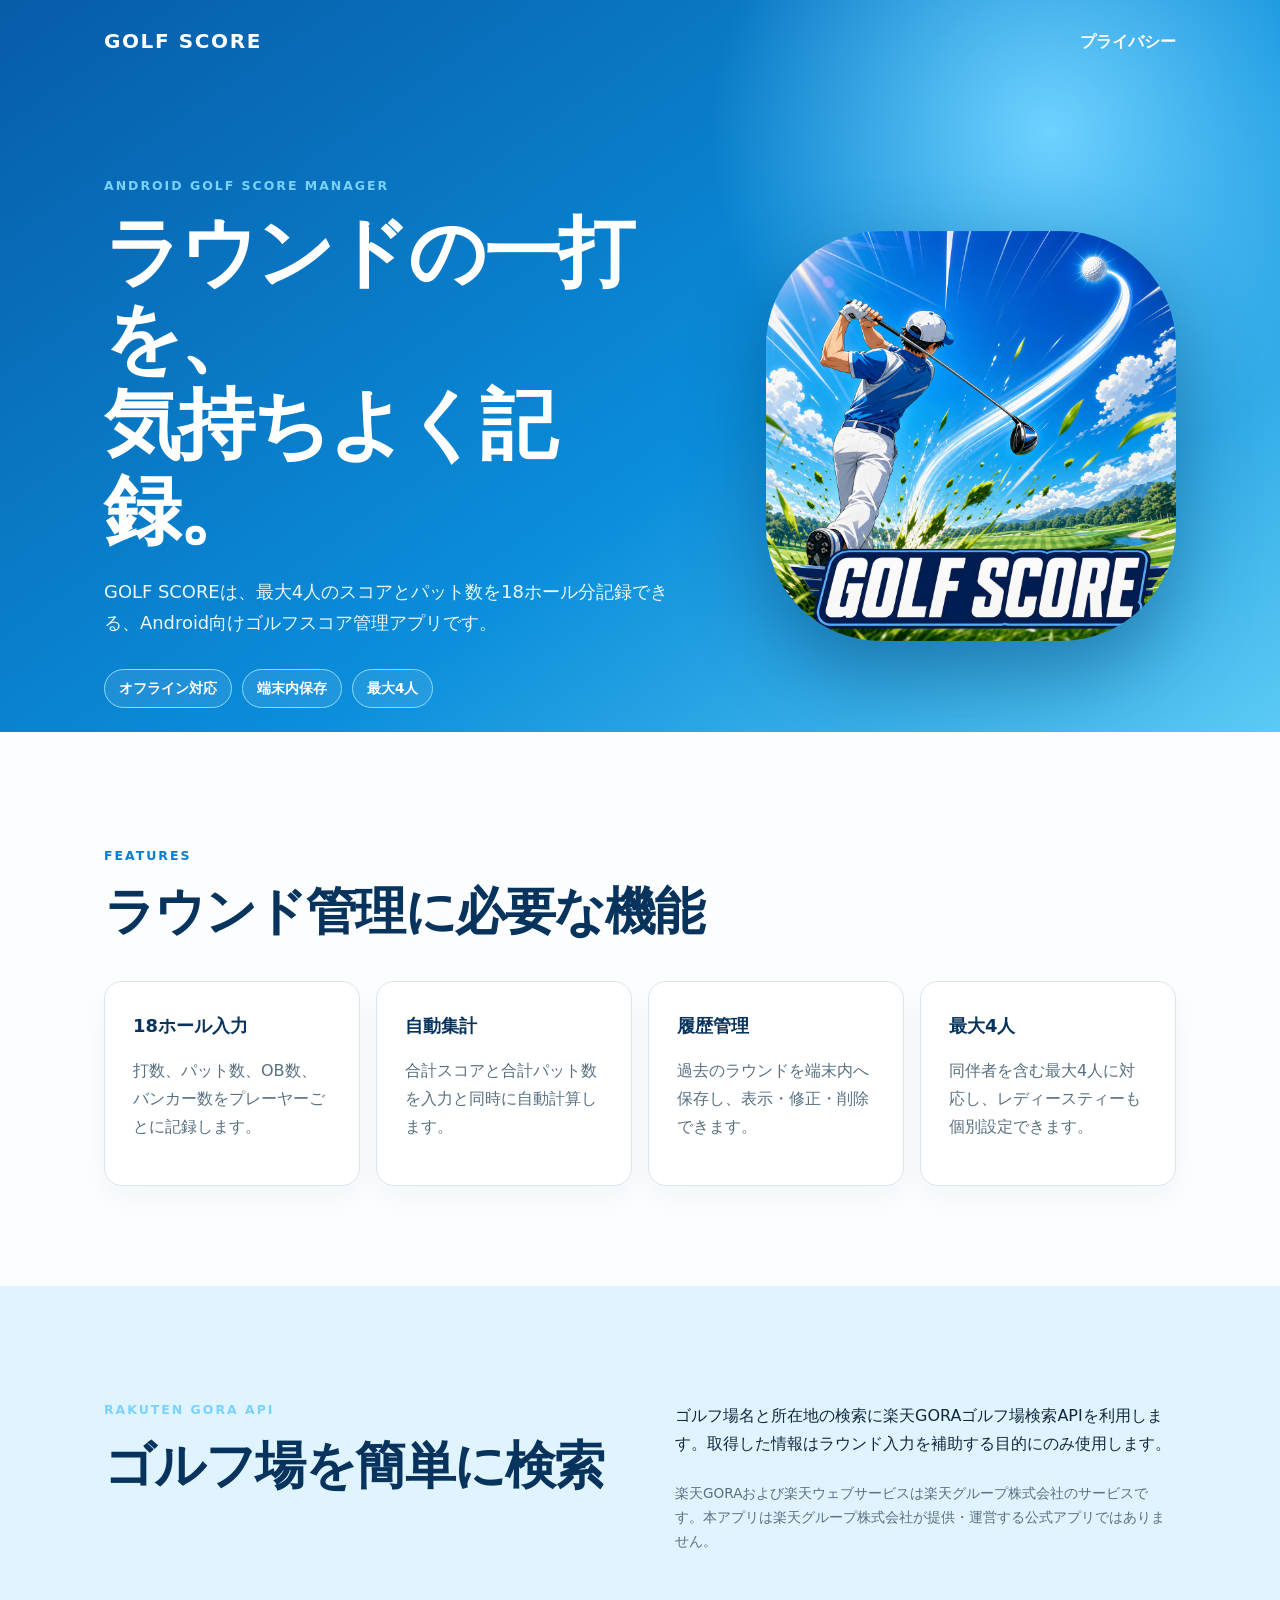
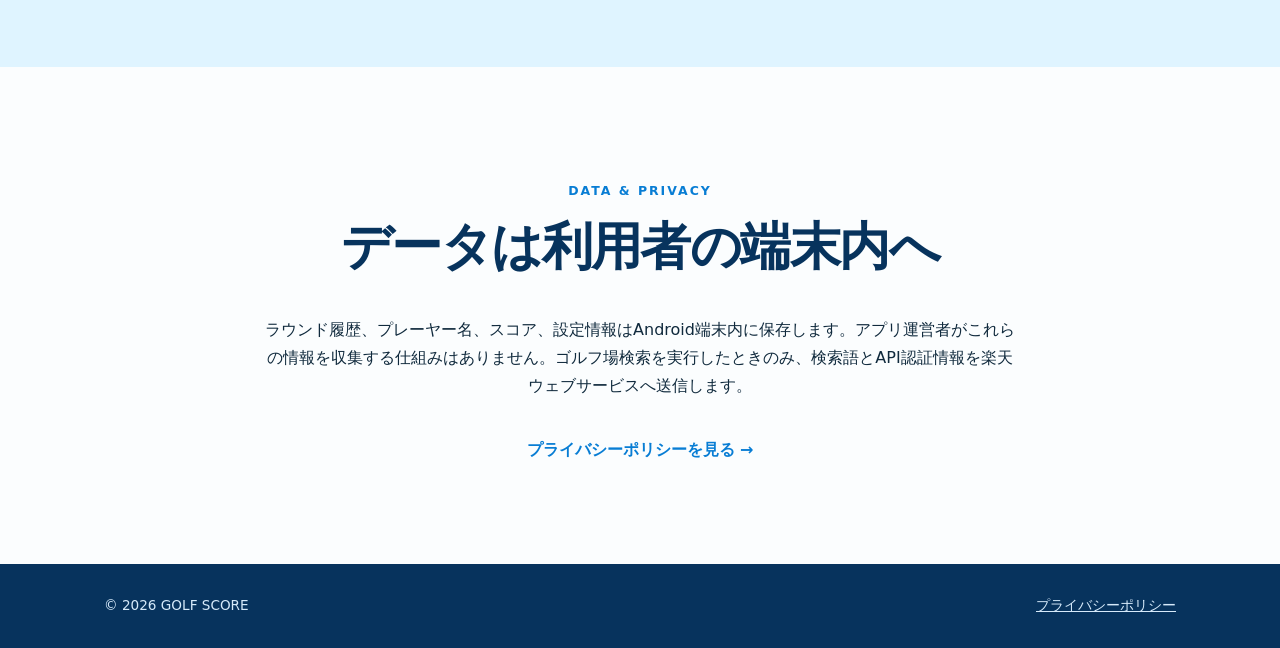
<file: index.html>
<!doctype html>
<html lang="ja">
<head>
  <meta charset="utf-8">
  <meta name="viewport" content="width=device-width, initial-scale=1">
  <meta name="description" content="Android向けゴルフスコア管理アプリ GOLF SCORE の公式紹介ページです。">
  <title>GOLF SCORE | ゴルフスコア管理アプリ</title>
  <link rel="stylesheet" href="styles.css">
</head>
<body>
  <header class="hero">
    <nav class="nav" aria-label="メインナビゲーション">
      <a class="brand" href="index.html">GOLF SCORE</a>
      <a href="privacy.html">プライバシー</a>
    </nav>
    <div class="hero-content">
      <div class="copy">
        <p class="eyebrow">Android Golf Score Manager</p>
        <h1>ラウンドの一打を、<br>気持ちよく記録。</h1>
        <p class="lead">GOLF SCOREは、最大4人のスコアとパット数を18ホール分記録できる、Android向けゴルフスコア管理アプリです。</p>
        <div class="badges" aria-label="アプリの特徴">
          <span>オフライン対応</span><span>端末内保存</span><span>最大4人</span>
        </div>
      </div>
      <img class="app-icon" src="assets/golf-score-icon.png" alt="青空へドライバーショットを放つGOLF SCOREのアプリアイコン">
    </div>
  </header>

  <main>
    <section class="section" aria-labelledby="features-title">
      <p class="eyebrow">Features</p>
      <h2 id="features-title">ラウンド管理に必要な機能</h2>
      <div class="feature-grid">
        <article><strong>18ホール入力</strong><p>打数、パット数、OB数、バンカー数をプレーヤーごとに記録します。</p></article>
        <article><strong>自動集計</strong><p>合計スコアと合計パット数を入力と同時に自動計算します。</p></article>
        <article><strong>履歴管理</strong><p>過去のラウンドを端末内へ保存し、表示・修正・削除できます。</p></article>
        <article><strong>最大4人</strong><p>同伴者を含む最大4人に対応し、レディースティーも個別設定できます。</p></article>
      </div>
    </section>

    <section class="section api" aria-labelledby="api-title">
      <div>
        <p class="eyebrow">Rakuten GORA API</p>
        <h2 id="api-title">ゴルフ場を簡単に検索</h2>
      </div>
      <div>
        <p>ゴルフ場名と所在地の検索に楽天GORAゴルフ場検索APIを利用します。取得した情報はラウンド入力を補助する目的にのみ使用します。</p>
        <p class="note">楽天GORAおよび楽天ウェブサービスは楽天グループ株式会社のサービスです。本アプリは楽天グループ株式会社が提供・運営する公式アプリではありません。</p>
      </div>
    </section>

    <section class="section data" aria-labelledby="data-title">
      <p class="eyebrow">Data & Privacy</p>
      <h2 id="data-title">データは利用者の端末内へ</h2>
      <p>ラウンド履歴、プレーヤー名、スコア、設定情報はAndroid端末内に保存します。アプリ運営者がこれらの情報を収集する仕組みはありません。ゴルフ場検索を実行したときのみ、検索語とAPI認証情報を楽天ウェブサービスへ送信します。</p>
      <a class="text-link" href="privacy.html">プライバシーポリシーを見る →</a>
    </section>
  </main>

  <footer>
    <span>© 2026 GOLF SCORE</span>
    <a href="privacy.html">プライバシーポリシー</a>
  </footer>
</body>
</html>
</file>
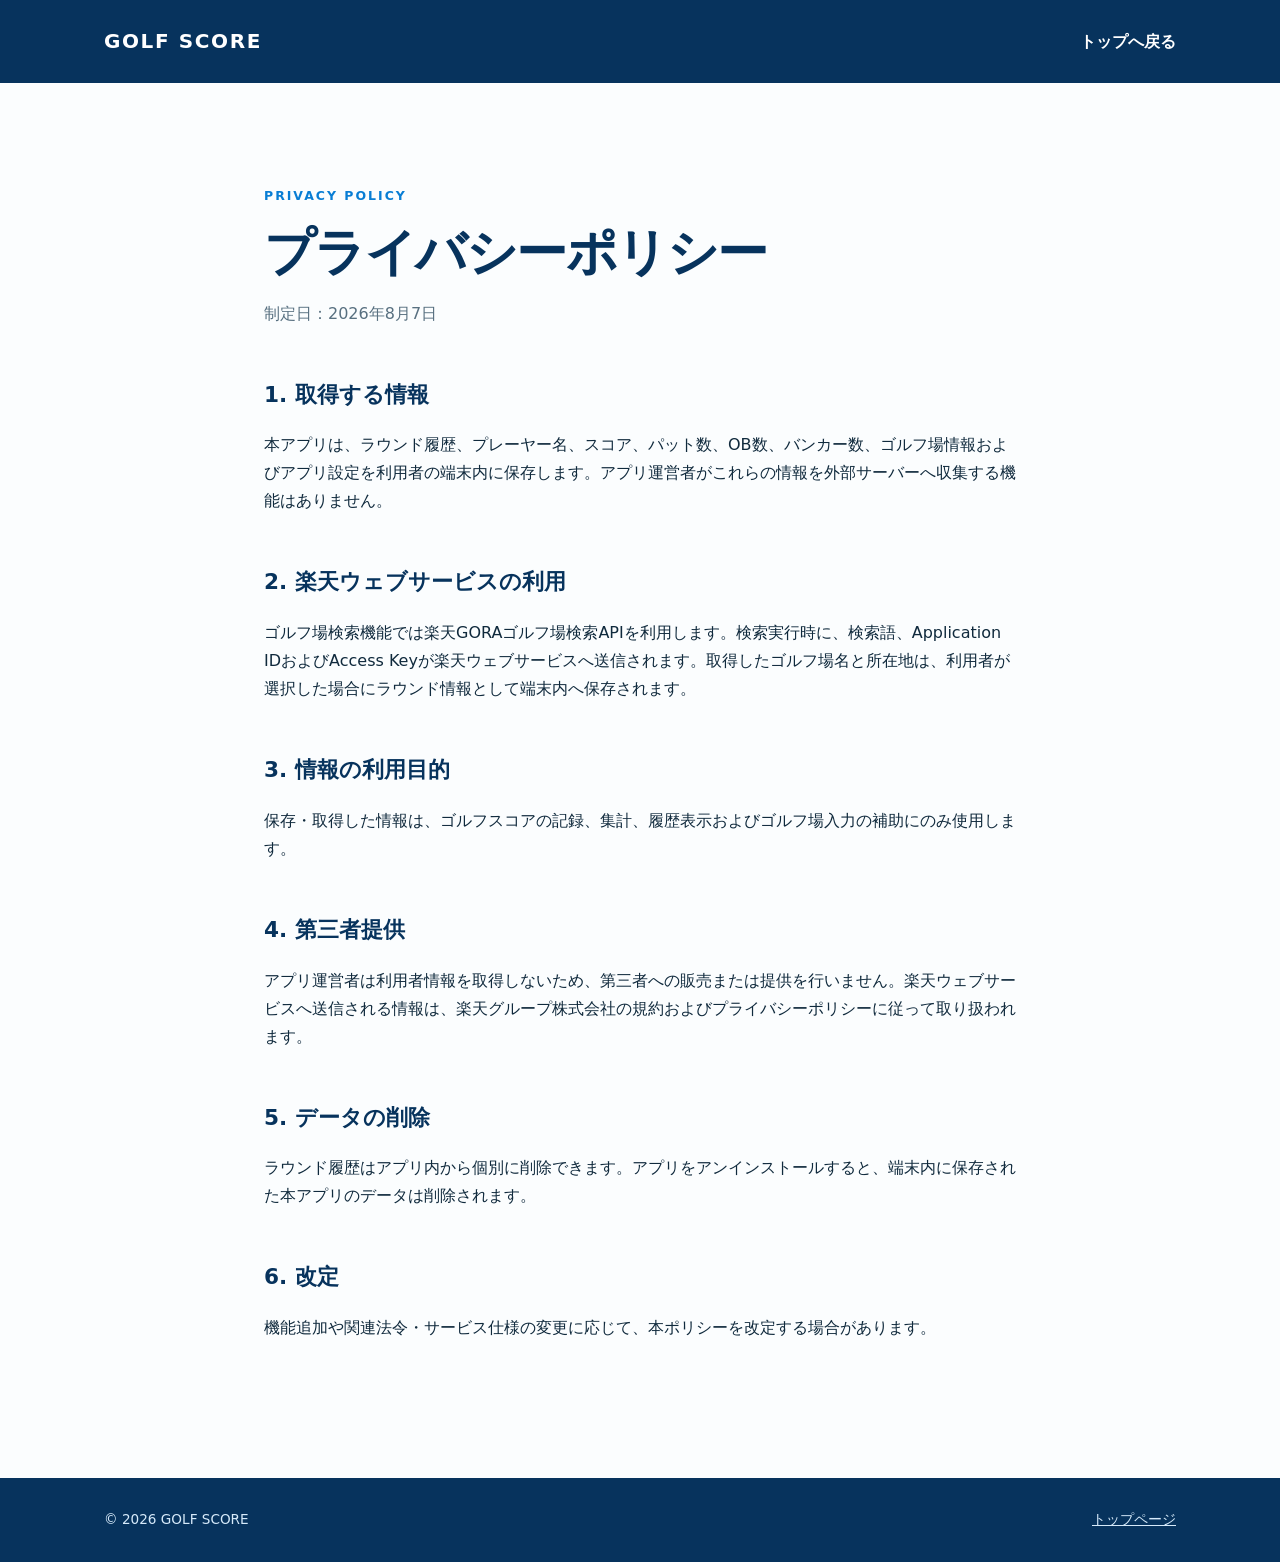
<file: privacy.html>
<!doctype html>
<html lang="ja">
<head>
  <meta charset="utf-8">
  <meta name="viewport" content="width=device-width, initial-scale=1">
  <meta name="description" content="GOLF SCOREのプライバシーポリシー">
  <title>プライバシーポリシー | GOLF SCORE</title>
  <link rel="stylesheet" href="styles.css">
</head>
<body>
  <header class="sub-header">
    <nav class="nav" aria-label="メインナビゲーション">
      <a class="brand" href="index.html">GOLF SCORE</a>
      <a href="index.html">トップへ戻る</a>
    </nav>
  </header>
  <main class="policy">
    <p class="eyebrow">Privacy Policy</p>
    <h1>プライバシーポリシー</h1>
    <p class="updated">制定日：2026年8月7日</p>

    <h2>1. 取得する情報</h2>
    <p>本アプリは、ラウンド履歴、プレーヤー名、スコア、パット数、OB数、バンカー数、ゴルフ場情報およびアプリ設定を利用者の端末内に保存します。アプリ運営者がこれらの情報を外部サーバーへ収集する機能はありません。</p>

    <h2>2. 楽天ウェブサービスの利用</h2>
    <p>ゴルフ場検索機能では楽天GORAゴルフ場検索APIを利用します。検索実行時に、検索語、Application IDおよびAccess Keyが楽天ウェブサービスへ送信されます。取得したゴルフ場名と所在地は、利用者が選択した場合にラウンド情報として端末内へ保存されます。</p>

    <h2>3. 情報の利用目的</h2>
    <p>保存・取得した情報は、ゴルフスコアの記録、集計、履歴表示およびゴルフ場入力の補助にのみ使用します。</p>

    <h2>4. 第三者提供</h2>
    <p>アプリ運営者は利用者情報を取得しないため、第三者への販売または提供を行いません。楽天ウェブサービスへ送信される情報は、楽天グループ株式会社の規約およびプライバシーポリシーに従って取り扱われます。</p>

    <h2>5. データの削除</h2>
    <p>ラウンド履歴はアプリ内から個別に削除できます。アプリをアンインストールすると、端末内に保存された本アプリのデータは削除されます。</p>

    <h2>6. 改定</h2>
    <p>機能追加や関連法令・サービス仕様の変更に応じて、本ポリシーを改定する場合があります。</p>
  </main>
  <footer><span>© 2026 GOLF SCORE</span><a href="index.html">トップページ</a></footer>
</body>
</html>
</file>
<file: styles.css>
:root {
  --blue: #087dd4;
  --deep: #07335d;
  --sky: #dff4ff;
  --green: #18864a;
  --ink: #102a3d;
  --muted: #587080;
  --line: #d8e6ee;
}
* { box-sizing: border-box; }
html { scroll-behavior: smooth; }
body { margin: 0; color: var(--ink); background: #fbfdfe; font-family: "Yu Gothic UI", "Hiragino Kaku Gothic ProN", system-ui, sans-serif; line-height: 1.75; }
a { color: inherit; }
.hero { color: white; background: radial-gradient(circle at 82% 18%, #6fd2ff 0, transparent 28%), linear-gradient(145deg, #075ca8 0%, #0b8edb 58%, #5bcaf4 100%); min-height: 680px; overflow: hidden; }
.nav { max-width: 1120px; margin: auto; padding: 24px; display: flex; align-items: center; justify-content: space-between; gap: 24px; }
.nav a { text-decoration: none; font-weight: 700; }
.brand { font-size: 1.25rem; letter-spacing: .08em; }
.hero-content { max-width: 1120px; margin: 56px auto 0; padding: 24px; display: grid; grid-template-columns: 1.15fr .85fr; gap: 72px; align-items: center; }
.eyebrow { color: #79d2ff; font-size: .78rem; font-weight: 800; letter-spacing: .16em; text-transform: uppercase; }
.hero h1 { margin: 10px 0 22px; font-size: clamp(2.5rem, 6vw, 5.2rem); line-height: 1.12; letter-spacing: -.04em; }
.lead { max-width: 630px; font-size: 1.12rem; color: #eaf8ff; }
.badges { margin-top: 30px; display: flex; flex-wrap: wrap; gap: 10px; }
.badges span { border: 1px solid #8ddaff; background: #ffffff16; padding: 7px 14px; border-radius: 999px; font-size: .85rem; font-weight: 700; }
.app-icon { width: min(100%, 410px); justify-self: end; border-radius: 28%; box-shadow: 0 34px 80px #00386570; }
.section { max-width: 1120px; margin: auto; padding: 100px 24px; }
.section > .eyebrow, .policy .eyebrow { color: var(--blue); }
.section h2, .policy h1 { margin: 8px 0 38px; color: var(--deep); font-size: clamp(2rem, 4vw, 3.25rem); line-height: 1.25; letter-spacing: -.03em; }
.feature-grid { display: grid; grid-template-columns: repeat(4, 1fr); gap: 16px; }
.feature-grid article { padding: 28px; background: white; border: 1px solid var(--line); border-radius: 18px; box-shadow: 0 12px 28px #24465d0a; }
.feature-grid strong { color: var(--deep); font-size: 1.12rem; }
.feature-grid p, .note { color: var(--muted); }
.api { max-width: none; padding-left: max(24px, calc((100% - 1072px) / 2)); padding-right: max(24px, calc((100% - 1072px) / 2)); display: grid; grid-template-columns: 1fr 1fr; gap: 70px; background: var(--sky); }
.api h2 { margin-bottom: 0; }
.note { margin-top: 24px; font-size: .85rem; }
.data { max-width: 800px; text-align: center; }
.text-link { display: inline-block; margin-top: 20px; color: var(--blue); font-weight: 800; text-decoration: none; }
footer { padding: 30px max(24px, calc((100% - 1072px) / 2)); display: flex; justify-content: space-between; gap: 24px; color: #d6eafa; background: var(--deep); font-size: .85rem; }
.sub-header { color: white; background: var(--deep); }
.policy { max-width: 800px; margin: auto; padding: 90px 24px 120px; }
.policy h1 { margin-bottom: 6px; }
.policy h2 { margin-top: 48px; color: var(--deep); font-size: 1.35rem; }
.updated { color: var(--muted); }
@media (max-width: 780px) {
  .hero { min-height: auto; }
  .hero-content { margin-top: 20px; grid-template-columns: 1fr; gap: 42px; padding-bottom: 76px; }
  .app-icon { width: min(72vw, 330px); justify-self: center; }
  .feature-grid { grid-template-columns: 1fr 1fr; }
  .api { grid-template-columns: 1fr; gap: 12px; }
}
@media (max-width: 500px) {
  .feature-grid { grid-template-columns: 1fr; }
  .section { padding-top: 72px; padding-bottom: 72px; }
  footer { flex-direction: column; }
}
</file>
